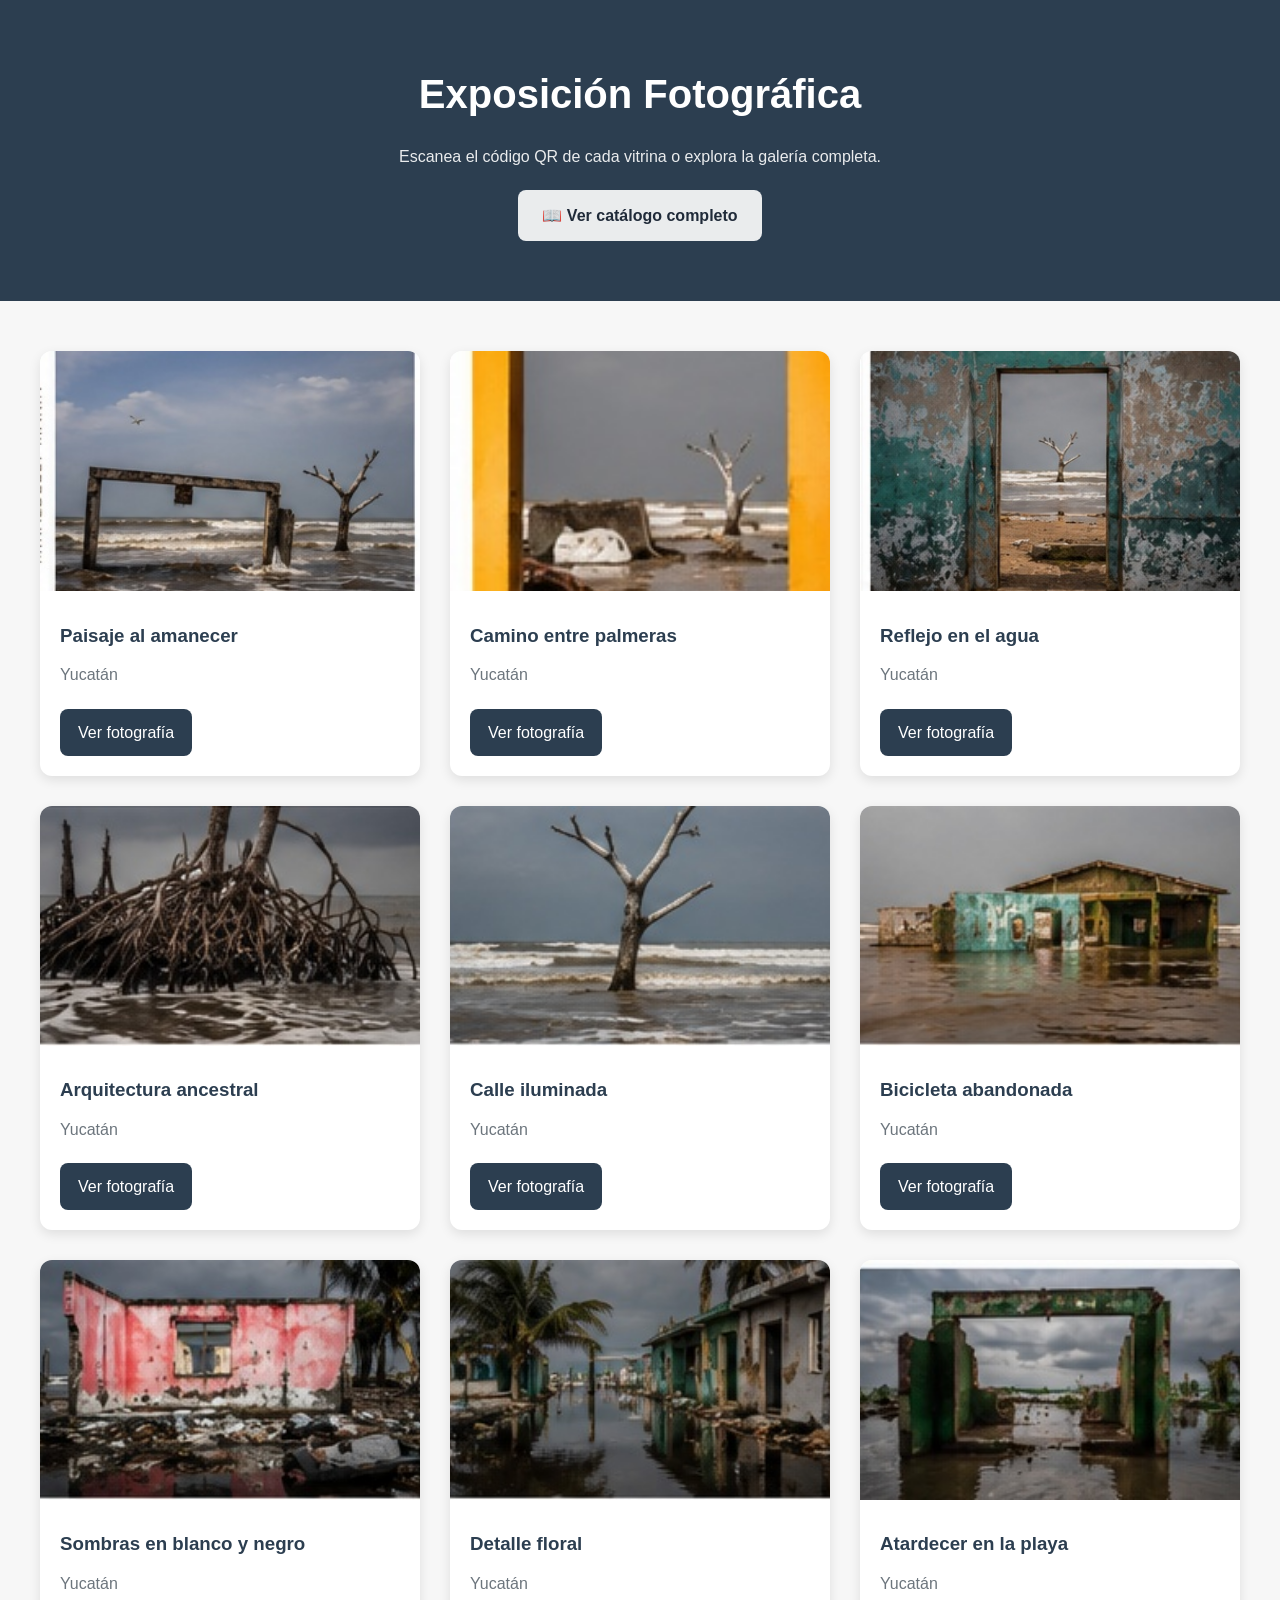
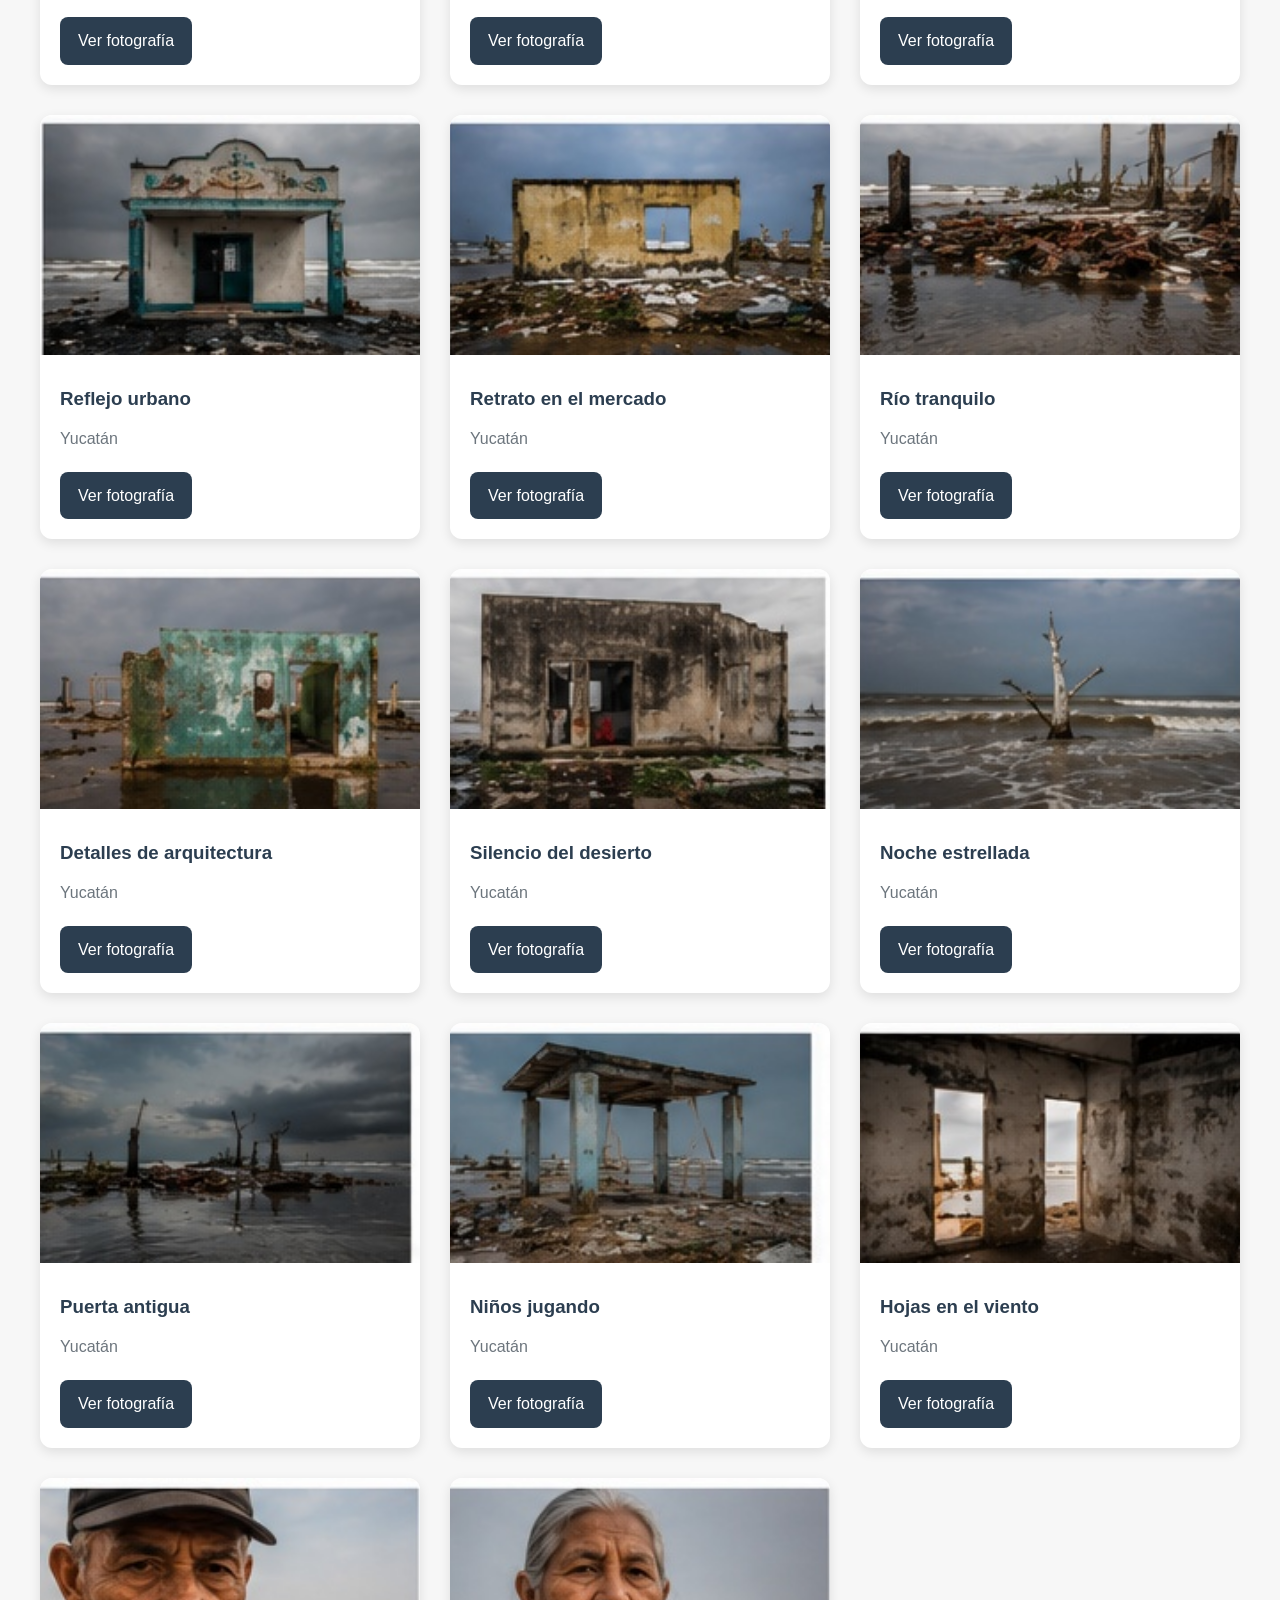
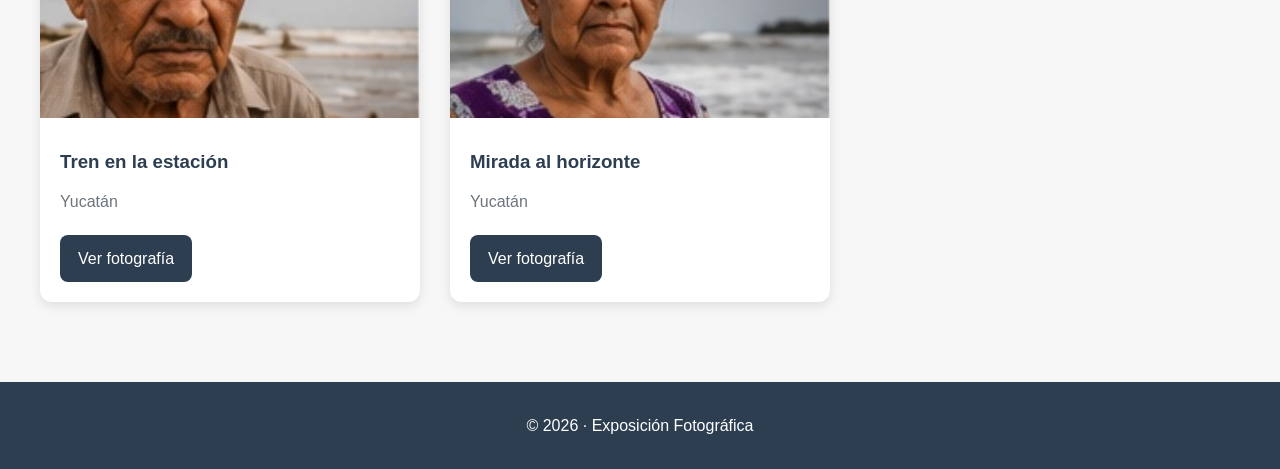
<file: frontend/index.html>
<!DOCTYPE html>
<html lang="es">

<head>
    <meta charset="UTF-8">
    <meta name="viewport" content="width=device-width, initial-scale=1.0">

    <title>Exposición Fotográfica</title>

    <link rel="stylesheet" href="css/styles.css">
</head>

<body>

    <header class="hero">

        <h1>Exposición Fotográfica</h1>

        <p>
            Escanea el código QR de cada vitrina o explora la galería completa.
        </p>
        <p>

        <a class="button" href="catalog.html">
            📖 Ver catálogo completo
        </a>

        </p>

    </header>

    <main>

        <section id="gallery" class="gallery">

            <!--
                Las tarjetas se generarán automáticamente
                desde app.js utilizando photos.js
            -->

        </section>

    </main>

    <footer>

        <p>
            © 2026 · Exposición Fotográfica
        </p>

    </footer>

    <script src="js/photos.js"></script>
    <script src="js/app.js"></script>

</body>

</html>
</file>
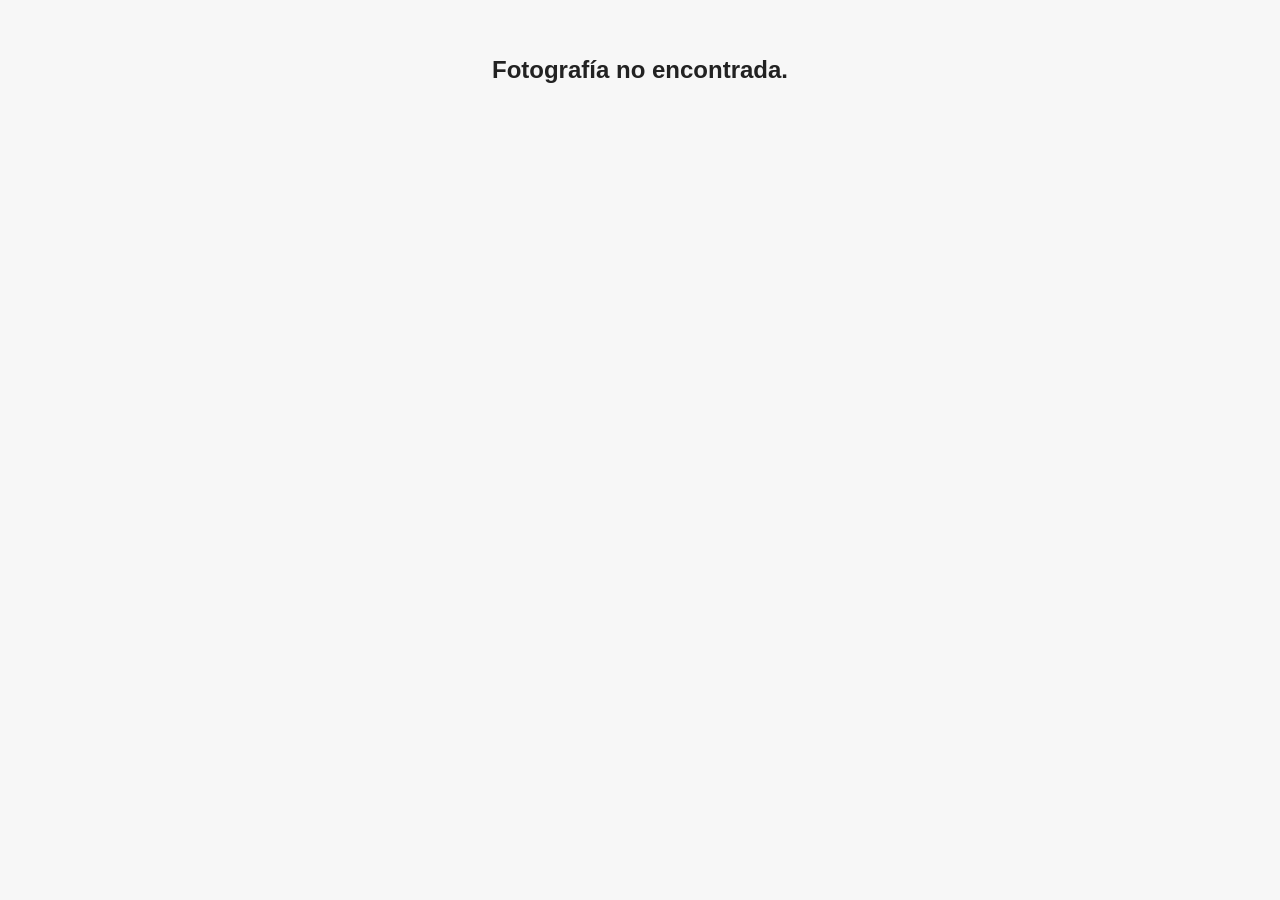
<file: frontend/photo.html>
<!DOCTYPE html>
<html lang="es">

<head>

    <meta charset="UTF-8">

    <meta name="viewport"
          content="width=device-width, initial-scale=1.0">

    <title>Fotografía</title>

    <link rel="stylesheet"
          href="css/styles.css">

</head>

<body>

    <header class="photo-header">

        <a href="index.html" class="back-link">
            ← Volver a la galería
        </a>

    </header>

    <main class="photo-container">

        <img
            id="photo-image"
            src=""
            alt="Fotografía de la exposición">

        <h1 id="photo-title"></h1>

        <section class="history">

            <h2>Historia</h2>

            <p id="photo-history"></p>

        </section>

        <section class="metadata">

            <p>
                <strong>Autor:</strong>
                <span id="photo-author"></span>
            </p>

            <p>
                <strong>Lugar:</strong>
                <span id="photo-place"></span>
            </p>

            <p>
                <strong>Fecha:</strong>
                <span id="photo-date"></span>
            </p>

        </section>

    </main>

    <nav class="navigation">

        <a id="previous-photo" href="#">
            ◀ Anterior
        </a>

        <a href="index.html">
            🏠 Inicio
        </a>

        <a id="next-photo" href="#">
            Siguiente ▶
        </a>

    </nav>

    <script src="js/photos.js"></script>

    <script src="js/app.js"></script>

</body>

</html>
</file>
<file: frontend/css/styles.css>
/* ================================
   VARIABLES
================================ */

:root {
    --primary: #2c3e50;
    --secondary: #6c757d;
    --background: #f7f7f7;
    --card: #ffffff;
    --accent: #b08d57;
    --text: #222;
    --shadow: 0 4px 12px rgba(0,0,0,.10);
    --radius: 12px;
}

/* ================================
   RESET
================================ */

*{
    margin:0;
    padding:0;
    box-sizing:border-box;
}

body{
    font-family: "Segoe UI", Arial, sans-serif;
    background:var(--background);
    color:var(--text);
    line-height:1.7;
}

/* ================================
   HEADER
================================ */

.hero{

    background:var(--primary);
    color:white;

    text-align:center;

    padding:60px 20px;
}

.hero h1{

    font-size:2.5rem;

    margin-bottom:15px;
}

.hero p{

    max-width:700px;

    margin:auto;

    opacity:.9;
}

/* ================================
   GALERÍA
================================ */

.gallery{

    width:min(1200px,95%);

    margin:50px auto;

    display:grid;

    grid-template-columns:
        repeat(auto-fit,minmax(280px,1fr));

    gap:30px;
}

/* ================================
   TARJETAS
================================ */

.card{

    background:var(--card);

    border-radius:var(--radius);

    overflow:hidden;

    box-shadow:var(--shadow);

    transition:.25s;
}

.card:hover{

    transform:translateY(-6px);
}

.card img{

    width:100%;

    height:240px;

    object-fit:cover;
}

.card-content{

    padding:20px;
}

.card h3{

    margin-bottom:10px;

    color:var(--primary);
}

.card p{

    color:var(--secondary);

    margin-bottom:20px;
}

.card a{

    display:inline-block;

    text-decoration:none;

    color:white;

    background:var(--primary);

    padding:10px 18px;

    border-radius:8px;
}

.card a:hover{

    background:var(--accent);
}

/* ================================
   FOTO
================================ */

.photo-container{

    width:min(1000px,92%);

    margin:40px auto;
}

.photo-header{

    padding:20px;

    background:white;

    border-bottom:1px solid #ddd;
}

.back-link{

    text-decoration:none;

    color:var(--primary);

    font-weight:bold;
}

#photo-image{

    width:100%;

    border-radius:var(--radius);

    box-shadow:var(--shadow);

    margin-bottom:30px;
}

#photo-title{

    font-size:2.2rem;

    color:var(--primary);

    margin-bottom:20px;
}

.history{

    margin-bottom:35px;
}

.metadata{

    background:white;

    padding:25px;

    border-radius:var(--radius);

    box-shadow:var(--shadow);
}

.metadata p{

    margin-bottom:10px;
}

/* ================================
   NAVEGACIÓN
================================ */

.navigation{

    width:min(1000px,92%);

    margin:50px auto;

    display:flex;

    justify-content:space-between;

    align-items:center;

    flex-wrap:wrap;

    gap:15px;
}

.navigation a{

    text-decoration:none;

    background:var(--primary);

    color:white;

    padding:12px 18px;

    border-radius:8px;

    transition:.25s;
}

.navigation a:hover{

    background:var(--accent);
}

/* ================================
   FOOTER
================================ */

footer{

    margin-top:80px;

    background:var(--primary);

    color:white;

    text-align:center;

    padding:30px;
}

/* ================================
   RESPONSIVE
================================ */

@media (max-width:768px){

    .hero h1{

        font-size:2rem;
    }

    #photo-title{

        font-size:1.8rem;
    }

    .navigation{

        flex-direction:column;
    }

}

.button{

    display:inline-block;

    margin-top:20px;

    padding:12px 24px;

    background:#ffffff;

    color:#1f2937;

    text-decoration:none;

    border-radius:8px;

    font-weight:600;

    transition:.2s;

}

.button:hover{

    opacity:.9;

}

.catalog-container{

    width:100%;

    height:calc(100vh - 220px);

}

.catalog-container iframe{

    width:100%;

    height:100%;

    border:none;

}

.hero-actions{

    margin-top:20px;

    display:flex;

    justify-content:center;

    gap:12px;

    flex-wrap:wrap;

}
</file>
